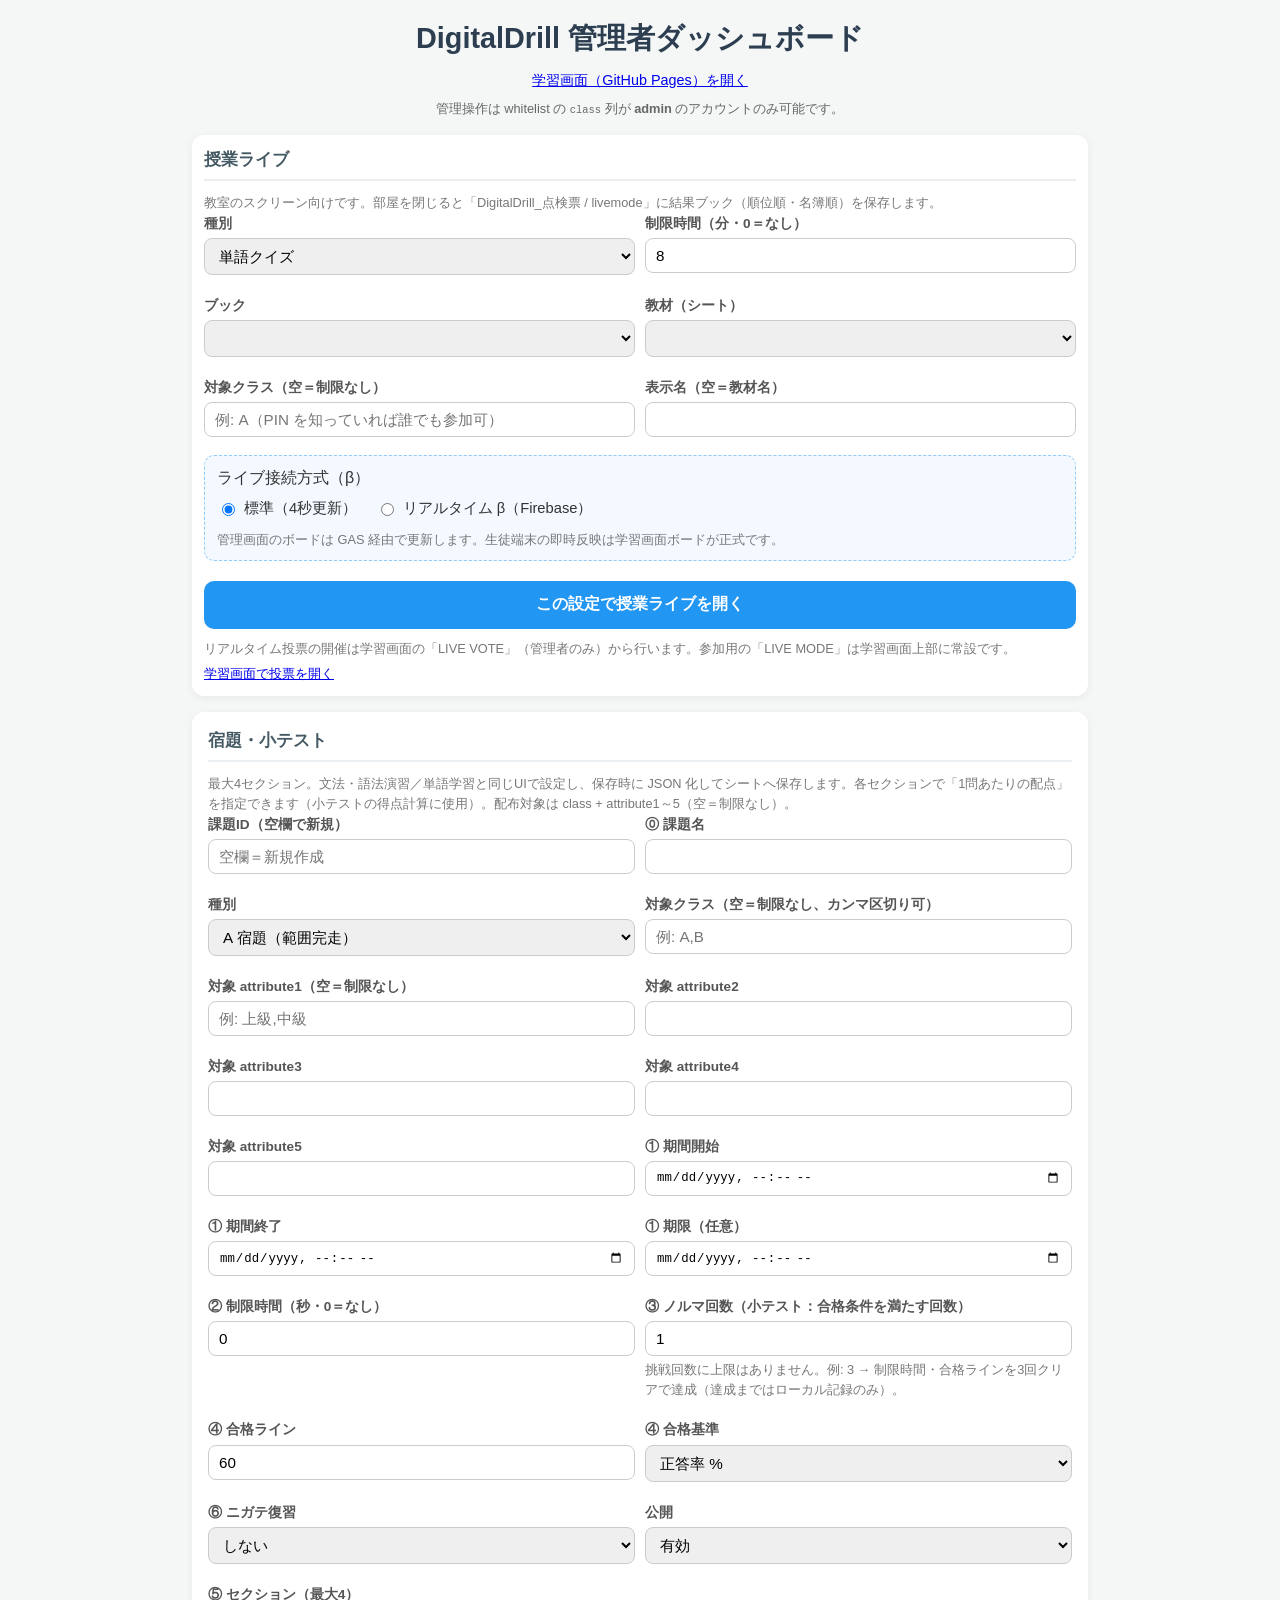
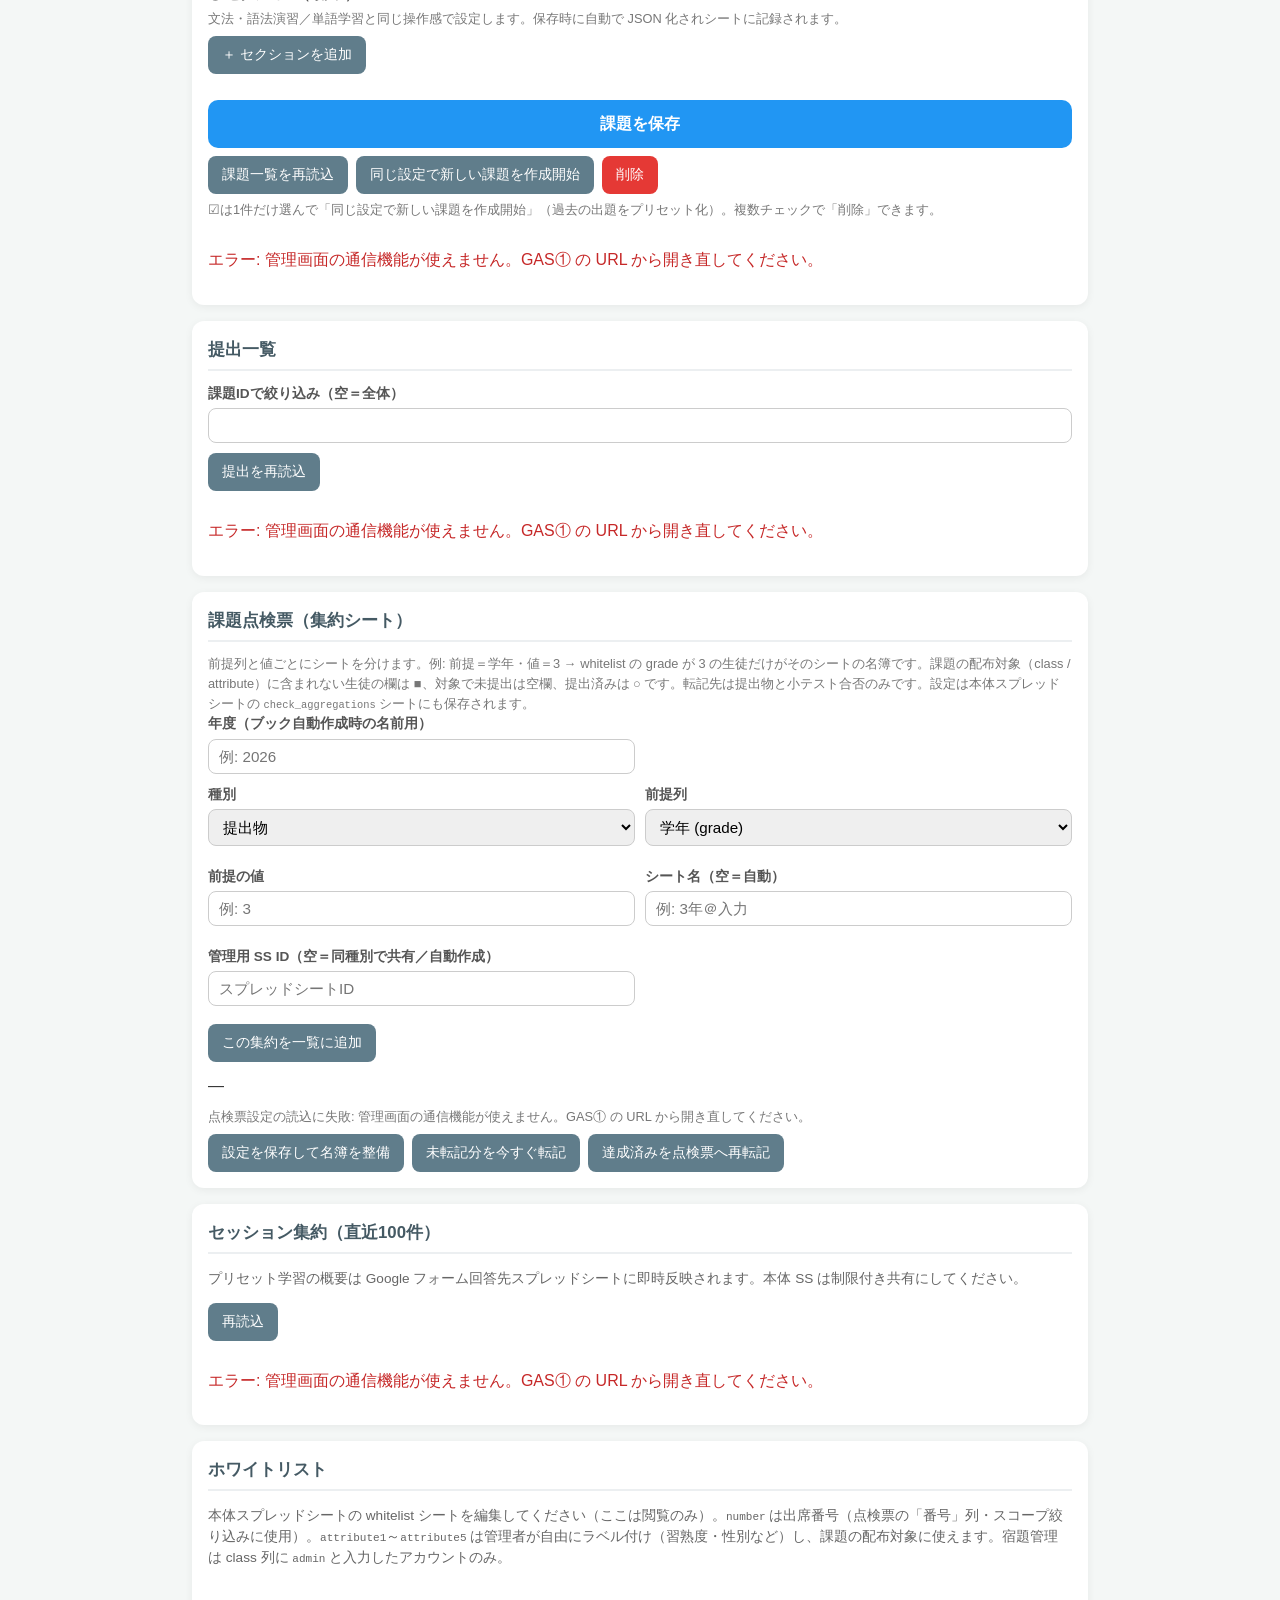
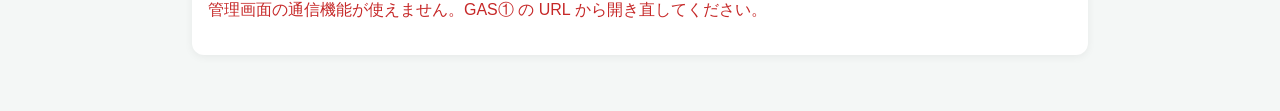
<file: dashboard.html>
﻿<!DOCTYPE html>
<html lang="ja">
<head>
  <meta charset="UTF-8">
  <meta name="viewport" content="width=device-width, initial-scale=1.0, viewport-fit=cover">
  <title>DigitalDrill（デジドリ）管理</title>
  <style>
:root { --c-primary:#2196f3; --c-primary-dark:#1976d2; --c-success:#4caf50; --c-text:#333; --c-text-sub:#666; --c-bg:#f4f7f6; --radius:12px; --shadow:0 2px 8px rgba(0,0,0,0.06); --tap:48px; }
*,*::before,*::after{box-sizing:border-box}
body{font-family:'Helvetica Neue','Hiragino Kaku Gothic ProN','Noto Sans JP',Arial,sans-serif;background:var(--c-bg);color:var(--c-text);line-height:1.55;margin:0 auto;max-width:920px;padding:12px 12px 40px}
.header-title{font-size:clamp(1.3em,5vw,1.8em);font-weight:bold;color:#2c3e50;text-align:center;margin:4px 0 16px}
.setting-section{background:#fff;padding:16px;border-radius:var(--radius);box-shadow:var(--shadow);margin-bottom:16px}
.section-title{font-size:1.05em;font-weight:bold;color:#455a64;margin-bottom:12px;border-bottom:2px solid #eceff1;padding-bottom:6px}
.btn-primary{width:100%;min-height:48px;padding:12px;font-size:1em;font-weight:bold;background:var(--c-primary);color:#fff;border:none;border-radius:10px;cursor:pointer;margin-top:8px}
.btn-small{min-height:38px;padding:8px 14px;font-size:.85em;background:#607d8b;color:#fff;border:none;border-radius:8px;cursor:pointer}
.btn-danger{background:#e53935}
.btn-primary:disabled,.btn-small:disabled{opacity:.55;cursor:not-allowed}
.asg-list-check{width:20px;height:20px;accent-color:var(--c-primary)}
.alert-box{padding:12px;border-radius:8px;margin-bottom:16px;font-weight:bold}
.alert-success{background:#e8f5e9;color:#2e7d32}
.alert-error{background:#ffebee;color:#c62828}
table{width:100%;border-collapse:collapse;font-size:.85em}
th,td{border:1px solid #ddd;padding:6px 8px;text-align:left;vertical-align:top}
th{background:#f5f5f5}
.form-grid{display:grid;grid-template-columns:1fr 1fr;gap:10px}
.form-group{margin-bottom:10px}
.form-group label{display:block;font-size:.85em;font-weight:bold;color:#555;margin-bottom:4px}
.form-group input,.form-group select,.form-group textarea{width:100%;padding:8px 10px;border:1px solid #ccc;border-radius:8px;font-size:.95em}
.form-group.full{grid-column:1 / -1}
.hint{font-size:.8em;color:#777;margin:4px 0 0}
.section-card{border:1px solid #e0e0e0;border-radius:8px;padding:10px;margin-bottom:10px;background:#fafafa}
.section-card .setting-section{margin-bottom:12px;box-shadow:none}
.section-card-head{display:flex;justify-content:space-between;align-items:center;margin-bottom:8px}
.section-card-head strong{color:#37474f}
.check-list{display:flex;flex-direction:column;gap:8px}
.check-item{display:flex;align-items:center;gap:10px;font-size:1em;cursor:pointer;min-height:44px;padding:4px 6px;border-radius:8px}
.check-item input[type="checkbox"],.check-item input[type="radio"]{width:20px;height:20px;flex-shrink:0;accent-color:var(--c-primary)}
.format-follow-options{margin:0 0 10px 28px;padding:10px 12px;background:#f7f9fa;border-radius:8px;border:1px solid #eceff1}
.filter-axis-hint{font-size:.82em;color:var(--c-text-sub);margin:0 0 12px;line-height:1.45}
.grammar-count-controls{display:flex;flex-wrap:wrap;align-items:center;gap:10px 12px;margin-top:6px}
.grammar-count-specify{display:inline-flex;align-items:center;gap:6px;margin:0;white-space:nowrap;font-size:.92em}
.number-stepper{display:inline-flex;align-items:center;gap:4px}
.number-stepper.is-disabled{opacity:.45;pointer-events:none}
.number-stepper input[type="number"]{width:4em;min-height:38px;text-align:center}
.stepper-btn{min-width:36px;min-height:36px;border:1px solid #ccc;border-radius:6px;background:#fff;cursor:pointer;font-size:.85em}
.unit-grid{display:grid;grid-template-columns:repeat(auto-fill,minmax(160px,1fr));gap:10px;max-height:220px;overflow-y:auto}
.unit-card{border:1px solid #cfd8dc;min-height:var(--tap);padding:10px 12px;border-radius:10px;cursor:pointer;background:#fff;font-size:.95em;text-align:left;width:100%;font-family:inherit;color:inherit}
.unit-card.selected{background:#e3f2fd;border-color:var(--c-primary);font-weight:bold}
.division-grid{display:grid;grid-template-columns:1fr 1fr;gap:6px;max-height:160px;overflow-y:auto}
.sub-panel{margin-top:8px;padding-top:8px;border-top:1px dashed #ddd}
.points-row{display:flex;gap:10px;flex-wrap:wrap}
.points-row .form-group{flex:1;min-width:120px;margin-bottom:0}
.live-dash-section { padding: 12px; --live-list-pt: 18; }
.live-dash-title { font-size: 1.05rem; font-weight: bold; margin: 0; color: #f8fafc; }
.live-dash-pin {
  font-size: 64pt;
  font-weight: 800;
  letter-spacing: 0.12em;
  color: #38bdf8;
  line-height: 1;
  margin: 0;
  padding: 0;
  background: transparent;
  text-align: right;
  white-space: nowrap;
}
.live-dash-pin-stack {
  display: flex;
  flex-direction: column;
  align-items: flex-end;
  gap: 2px;
  margin-top: 4px;
}
.live-dash-board { display: none; }
.live-dash-board.is-open { display: block; }
.live-dash-setup.is-hidden { display: none; }
.live-dash-meta { color: #94a3b8; font-size: .85em; }
.live-dash-timer {
  font-size: clamp(2.2rem, 7vw, 48pt);
  font-weight: 800;
  color: #fbbf24;
  letter-spacing: 0.06em;
  line-height: 1;
  text-align: right;
  white-space: nowrap;
  font-variant-numeric: tabular-nums;
}
.live-dash-timer.is-urgent { color: #fb7185; animation: live-timer-urgent 0.9s ease-in-out infinite; }
@keyframes live-timer-urgent {
  0%, 100% { opacity: 1; }
  50% { opacity: 0.55; }
}
.live-board-best-n-ctrl {
  display: inline-flex;
  align-items: center;
  gap: 6px;
  font-size: 0.88rem;
  font-weight: 600;
  color: #e2e8f0;
  white-space: nowrap;
}
.live-board-best-n-ctrl select,
.live-board-best-n-ctrl input {
  min-height: 32px;
  border: 1px solid #475569;
  border-radius: 6px;
  background: #1e293b;
  color: #f8fafc;
  font-size: 0.95rem;
}
.live-board-best-n-ctrl select { min-width: 3.6em; }
.live-board-best-n-ctrl input { width: 3.6em; text-align: center; }
.live-board-table tr.live-row-best-flash td {
  animation: live-best-glow 1.7s ease-out;
}
.live-board-table tr.live-row-best-flash td:last-child {
  animation: live-best-glow 1.7s ease-out, live-best-pop 0.7s ease-out;
}
@keyframes live-best-glow {
  0% { background-color: rgba(251, 191, 36, 0.55); box-shadow: inset 0 0 0 1px #fbbf24; }
  100% { background-color: transparent; box-shadow: none; }
}
@keyframes live-best-pop {
  0% { color: #fde68a; text-shadow: 0 0 16px #fbbf24; transform: scale(1.25); }
  100% { color: inherit; text-shadow: none; transform: scale(1); }
}
.live-board-table tr.live-row-rank-shift td {
  animation: live-rank-surge 1.35s ease-out;
}
@keyframes live-rank-surge {
  0% { background-color: rgba(56, 189, 248, 0.55); transform: translateX(-10px); }
  55% { background-color: rgba(167, 139, 250, 0.28); transform: translateX(0); }
  100% { background-color: transparent; transform: none; }
}
body.live-board-open { max-width: none; }
body.live-board-open > .header-title,
body.live-board-open > p { display: none; }
body.live-board-open > .setting-section:not(.live-dash-section) { display: none; }
body.live-board-open .live-dash-section {
  background: #0f172a; color: #f8fafc; padding: 0; overflow: hidden;
  min-height: calc(100vh - 16px);
}
.live-dash-header-band {
  background: #111827;
  border-bottom: 1px solid #334155;
  padding: 8px 12px 6px;
}
.live-dash-header-grid {
  display: grid;
  grid-template-columns: minmax(0, 1fr) auto;
  gap: 6px 18px;
  align-items: start;
}
.live-dash-header-main { min-width: 0; }
.live-dash-header-row {
  display: flex;
  align-items: baseline;
  gap: 10px 16px;
  flex-wrap: wrap;
}
.live-dash-header-right {
  display: flex;
  flex-direction: column;
  align-items: flex-end;
  gap: 2px;
}
.live-dash-header-tools {
  display: flex;
  align-items: center;
  gap: 6px;
  flex-wrap: wrap;
  justify-content: flex-end;
}
.live-dash-settings {
  display: grid;
  grid-template-columns: 1fr 1fr;
  gap: 2px 20px;
  color: #cbd5e1;
  font-size: calc(var(--live-list-pt, 18) * 1pt);
  line-height: 1.3;
  padding: 4px 0 0;
}
.live-board-settings-col { min-width: 0; }
.live-dash-actions { display: flex; gap: 6px; flex-wrap: wrap; }
.live-dash-actions .btn-small { min-height: 34px; }
.live-dash-body { padding: 8px 12px 12px; overflow: auto; }
.live-board-tabs { display: flex; gap: 6px; flex-wrap: wrap; margin: 6px 0 0; }
.live-board-tab {
  border: 1px solid #475569; background: #1e293b; color: #e2e8f0; border-radius: 8px;
  padding: 4px 12px; font-weight: 600; cursor: pointer; font-size: 0.88rem;
}
.live-board-tab.active { background: #38bdf8; color: #0f172a; border-color: #38bdf8; }
.live-board-table {
  width: 100%; border-collapse: collapse;
  font-size: calc(var(--live-list-pt, 18) * 1pt);
}
.live-board-table th, .live-board-table td {
  border-bottom: 1px solid #334155; padding: 0.28em 0.45em; text-align: left;
  font-size: inherit; line-height: 1.25; color: #f8fafc; background: transparent;
}
.live-board-table th { color: #94a3b8; font-weight: 600; font-size: 0.72em; background: transparent; }
.live-board-rest { margin-top: 10px; color: #94a3b8; font-size: 0.92em; }
.live-board-rest-row {
  padding: 0.35em 0.45em;
  border-bottom: 1px solid #334155;
}
.live-board-font-ctrl {
  display: inline-flex; align-items: center; gap: 4px;
  font-size: 0.82rem; color: #cbd5e1;
}
.live-board-font-ctrl input[type="number"] {
  width: 3.6em; min-height: 32px; text-align: center;
  border: 1px solid #475569; border-radius: 6px; background: #1e293b; color: #f8fafc;
}
.live-board-font-ctrl button {
  min-width: 32px; min-height: 32px; border: 1px solid #475569; border-radius: 6px;
  background: #1e293b; color: #e2e8f0; cursor: pointer; font-size: 1rem;
}
.live-backend-block {
  margin: 8px 0 12px; padding: 10px 12px; border: 1px dashed #90caf9;
  border-radius: 10px; background: #f3f9ff;
}
.live-backend-block label {
  display: inline-flex; align-items: center; gap: 6px; margin-right: 14px;
  font-size: .92em; cursor: pointer;
}
.live-backend-block label input:disabled + span { opacity: .5; }
.live-board-backend-badge {
  display: inline-block; font-size: .72rem; font-weight: 700; padding: 2px 8px;
  border-radius: 999px; background: #334155; color: #e2e8f0; margin-left: 8px;
}
.live-board-backend-badge.is-firebase { background: #0ea5e9; color: #0f172a; }
@media (max-width:640px){.form-grid{grid-template-columns:1fr}}
  </style>
</head>
<body>
  <div class="header-title">DigitalDrill 管理者ダッシュボード</div>
  <p style="text-align:center;font-size:.9em;margin:-8px 0 12px;">
    <a id="pages-link" href="#">学習画面（GitHub Pages）を開く</a>
  </p>
  <p style="text-align:center;font-size:.8em;color:#666;margin:-4px 0 16px;">管理操作は whitelist の <code>class</code> 列が <strong>admin</strong> のアカウントのみ可能です。</p>
  <div id="status-banner" style="display:none;" class="alert-box"></div>

  <div class="setting-section live-dash-section" id="live-dash-section">
    <div id="live-dash-setup" class="live-dash-setup">
    <div class="section-title">授業ライブ</div>
    <p class="hint">教室のスクリーン向けです。部屋を閉じると「DigitalDrill_点検票 / livemode」に結果ブック（順位順・名簿順）を保存します。</p>
    <div class="form-grid">
      <div class="form-group"><label>種別</label>
        <select id="live-mode">
          <option value="vocab">単語クイズ</option>
          <option value="word-link">Word Link</option>
        </select>
      </div>
      <div class="form-group"><label>制限時間（分・0＝なし）</label><input id="live-limit-min" type="number" min="0" value="8"></div>
      <div class="form-group"><label>ブック</label><select id="live-book"></select></div>
      <div class="form-group"><label>教材（シート）</label><select id="live-sheet"></select></div>
      <div class="form-group"><label>対象クラス（空＝制限なし）</label><input id="live-target-class" type="text" placeholder="例: A（PIN を知っていれば誰でも参加可）"></div>
      <div class="form-group"><label>表示名（空＝教材名）</label><input id="live-title" type="text"></div>
      <div class="form-group" id="live-link-mode-wrap" style="display:none;"><label>Word Link 形式</label>
        <select id="live-link-mode">
          <option value="wl-eija" selected>Word Link 英和</option>
          <option value="wl-jaei">Word Link 和英</option>
          <option value="awl-eija">Audio WL 英和</option>
          <option value="awl-jaei">Audio WL 和英</option>
        </select>
        <p class="hint">生徒はモード選択をせず、START 画面から始まります。</p>
      </div>
    </div>
    <div id="live-dash-backend-block" class="live-backend-block">
      <div class="subsection-title" style="margin-bottom:6px;">ライブ接続方式（β）</div>
      <label><input type="radio" name="live-backend" value="gas" checked><span>標準（4秒更新）</span></label>
      <label><input type="radio" name="live-backend" value="firebase"><span>リアルタイム β（Firebase）</span></label>
      <p id="live-dash-backend-hint" class="hint" style="margin:6px 0 0;">管理画面のボードは GAS 経由で更新します。生徒端末の即時反映は学習画面ボードが正式です。</p>
    </div>
    <button type="button" id="live-open-btn" class="btn-primary">この設定で授業ライブを開く</button>
    <p class="hint" style="margin:10px 0 0;">リアルタイム投票の開催は学習画面の「LIVE VOTE」（管理者のみ）から行います。参加用の「LIVE MODE」は学習画面上部に常設です。</p>
    <p class="hint" style="margin:6px 0 0;"><a href="https://snakamurako-coder.github.io/grammarquiz/?livePoll=1" target="_blank" rel="noopener">学習画面で投票を開く</a></p>
    </div>
    <div id="live-dash-board" class="live-dash-board">
      <div class="live-dash-header-band">
        <div class="live-dash-header-grid">
          <div class="live-dash-header-main">
            <div class="live-dash-header-row">
              <h2 class="live-dash-title" id="live-dash-title">授業ライブ</h2>
          <span class="live-board-backend-badge" id="live-dash-backend-badge" style="display:none;" aria-hidden="true"></span>
              <label class="live-board-best-n-ctrl">
                ベスト
                <select id="live-dash-best-n-select" aria-label="氏名とスコアを出す人数の候補">
                  <option value="3">3</option>
                  <option value="4">4</option>
                  <option value="8" selected>8</option>
                  <option value="16">16</option>
                  <option value="">指定</option>
                </select>
                <input type="number" id="live-dash-best-n" min="1" max="200" value="8" inputmode="numeric" aria-label="氏名とスコアを出す人数">
                人まで氏名・スコア表示
              </label>
              <div class="live-dash-meta" id="live-dash-meta"></div>
              <div class="live-dash-meta" id="live-dash-counts"></div>
            </div>
            <div class="live-dash-settings" id="live-dash-settings"></div>
          </div>
          <div class="live-dash-header-right">
            <div class="live-dash-header-tools">
              <label class="live-board-font-ctrl">
                文字
                <button type="button" id="live-dash-font-minus" aria-label="文字サイズを小さく">−</button>
                <input type="number" id="live-dash-font-input" min="1" max="50" step="1" value="18" aria-label="リスト文字サイズ（pt）">
                <button type="button" id="live-dash-font-plus" aria-label="文字サイズを大きく">+</button>
                pt
              </label>
              <div class="live-dash-actions">
                <button type="button" id="live-refresh-btn" class="btn-small">更新</button>
                <button type="button" id="live-export-btn" class="btn-small">結果を保存</button>
                <button type="button" id="live-close-btn" class="btn-small btn-danger">部屋を閉じる</button>
              </div>
            </div>
            <div class="live-dash-pin-stack">
              <div class="live-dash-pin" id="live-dash-pin">----</div>
              <div class="live-dash-timer" id="live-dash-timer"></div>
            </div>
          </div>
        </div>
        <div class="live-board-tabs">
          <button type="button" class="live-board-tab" data-live-tab="achievement">達成</button>
          <button type="button" class="live-board-tab" data-live-tab="score">正解率</button>
          <button type="button" class="live-board-tab" data-live-tab="speed">速さ</button>
        </div>
      </div>
      <div class="live-dash-body">
        <div class="live-board-panel" data-live-panel="achievement" id="live-dash-list-achievement"></div>
        <div class="live-board-panel" data-live-panel="score" id="live-dash-list-score" style="display:none;"></div>
        <div class="live-board-panel" data-live-panel="speed" id="live-dash-list-speed" style="display:none;"></div>
      </div>
    </div>
  </div>

  <div class="setting-section">
    <div class="section-title">宿題・小テスト</div>
    <p class="hint">最大4セクション。文法・語法演習／単語学習と同じUIで設定し、保存時に JSON 化してシートへ保存します。各セクションで「1問あたりの配点」を指定できます（小テストの得点計算に使用）。配布対象は class + attribute1～5（空＝制限なし）。</p>
    <div class="form-grid">
      <div class="form-group"><label>課題ID（空欄で新規）</label><input id="asg-id" type="text" placeholder="空欄＝新規作成"></div>
      <div class="form-group"><label>⓪ 課題名</label><input id="asg-title" type="text" required></div>
      <div class="form-group"><label>種別</label>
        <select id="asg-kind"><option value="homework">A 宿題（範囲完走）</option><option value="quiz">B 小テスト</option></select>
      </div>
      <div class="form-group"><label>対象クラス（空＝制限なし、カンマ区切り可）</label><input id="asg-target-class" type="text" placeholder="例: A,B"></div>
      <div class="form-group"><label>対象 attribute1（空＝制限なし）</label><input id="asg-target-attr1" type="text" placeholder="例: 上級,中級"></div>
      <div class="form-group"><label>対象 attribute2</label><input id="asg-target-attr2" type="text"></div>
      <div class="form-group"><label>対象 attribute3</label><input id="asg-target-attr3" type="text"></div>
      <div class="form-group"><label>対象 attribute4</label><input id="asg-target-attr4" type="text"></div>
      <div class="form-group"><label>対象 attribute5</label><input id="asg-target-attr5" type="text"></div>
      <div class="form-group"><label>① 期間開始</label><input id="asg-window-start" type="datetime-local"></div>
      <div class="form-group"><label>① 期間終了</label><input id="asg-window-end" type="datetime-local"></div>
      <div class="form-group"><label>① 期限（任意）</label><input id="asg-deadline" type="datetime-local"></div>
      <div class="form-group"><label>② 制限時間（秒・0＝なし）</label><input id="asg-time-limit" type="number" min="0" value="0"></div>
      <div class="form-group"><label>③ ノルマ回数（小テスト：合格条件を満たす回数）</label><input id="asg-required-pass-count" type="number" min="1" value="1"><p class="hint">挑戦回数に上限はありません。例: 3 → 制限時間・合格ラインを3回クリアで達成（達成まではローカル記録のみ）。</p></div>
      <div class="form-group"><label>④ 合格ライン</label><input id="asg-pass-score" type="number" min="0" value="60"></div>
      <div class="form-group"><label>④ 合格基準</label>
        <select id="asg-pass-mode"><option value="rate">正答率 %</option><option value="points">得点（点）</option></select>
      </div>
      <div class="form-group"><label>⑥ ニガテ復習</label>
        <select id="asg-weakness"><option value="0">しない</option><option value="1">する</option></select>
      </div>
      <div class="form-group"><label>公開</label>
        <select id="asg-active"><option value="1">有効</option><option value="0">無効</option></select>
      </div>
      <div class="form-group full">
        <label>⑤ セクション（最大4）</label>
        <p class="hint">文法・語法演習／単語学習と同じ操作感で設定します。保存時に自動で JSON 化されシートに記録されます。</p>
        <div style="margin:8px 0;">
          <button type="button" id="asg-add-section-btn" class="btn-small">＋ セクションを追加</button>
          <span class="hint" id="asg-section-count-hint" style="margin-left:8px;"></span>
        </div>
        <div id="asg-sections-list"></div>
      </div>
    </div>
    <button type="button" id="asg-save-btn" class="btn-primary">課題を保存</button>
    <div style="display:flex;gap:8px;flex-wrap:wrap;align-items:center;margin-top:8px;">
      <button type="button" id="asg-refresh-btn" class="btn-small">課題一覧を再読込</button>
      <button type="button" id="asg-clone-btn" class="btn-small">同じ設定で新しい課題を作成開始</button>
      <button type="button" id="asg-delete-btn" class="btn-small btn-danger">削除</button>
    </div>
    <p class="hint" style="margin:6px 0 0;">☑は1件だけ選んで「同じ設定で新しい課題を作成開始」（過去の出題をプリセット化）。複数チェックで「削除」できます。</p>
    <div id="asg-list-wrap" style="overflow-x:auto;margin-top:12px;">読込中...</div>
  </div>

  <div class="setting-section">
    <div class="section-title">提出一覧</div>
    <div class="form-group">
      <label>課題IDで絞り込み（空＝全体）</label>
      <input id="sub-filter-id" type="text">
    </div>
    <button type="button" id="sub-refresh-btn" class="btn-small">提出を再読込</button>
    <div id="sub-list-wrap" style="overflow-x:auto;margin-top:12px;">—</div>
  </div>

  <div class="setting-section">
    <div class="section-title">課題点検票（集約シート）</div>
    <p class="hint">前提列と値ごとにシートを分けます。例: 前提＝学年・値＝3 → whitelist の grade が 3 の生徒だけがそのシートの名簿です。課題の配布対象（class / attribute）に含まれない生徒の欄は <strong>■</strong>、対象で未提出は空欄、提出済みは <strong>○</strong> です。転記先は提出物と小テスト合否のみです。設定は本体スプレッドシートの <code>check_aggregations</code> シートにも保存されます。</p>
    <div class="form-grid">
      <div class="form-group"><label>年度（ブック自動作成時の名前用）</label><input id="check-year" type="text" placeholder="例: 2026"></div>
    </div>
    <div class="form-grid">
      <div class="form-group"><label>種別</label>
        <select id="check-agg-kind">
          <option value="assignment">提出物</option>
          <option value="quiz_pf">小テスト合否</option>
        </select>
      </div>
      <div class="form-group"><label>前提列</label>
        <select id="check-agg-prereq">
          <option value="grade">学年 (grade)</option>
          <option value="class">組 (class)</option>
          <option value="number">番号 (number)</option>
          <option value="attribute1">attribute1</option>
          <option value="attribute2">attribute2</option>
          <option value="attribute3">attribute3</option>
          <option value="attribute4">attribute4</option>
          <option value="attribute5">attribute5</option>
        </select>
      </div>
      <div class="form-group"><label>前提の値</label><input id="check-agg-value" type="text" placeholder="例: 3"></div>
      <div class="form-group"><label>シート名（空＝自動）</label><input id="check-agg-sheet" type="text" placeholder="例: 3年＠入力"></div>
      <div class="form-group"><label>管理用 SS ID（空＝同種別で共有／自動作成）</label><input id="check-agg-ssid" type="text" placeholder="スプレッドシートID"></div>
    </div>
    <div style="display:flex;gap:8px;flex-wrap:wrap;margin-top:8px;">
      <button type="button" id="check-agg-add-btn" class="btn-small">この集約を一覧に追加</button>
    </div>
    <div id="check-agg-list-wrap" style="overflow-x:auto;margin-top:12px;">—</div>
    <p class="hint" id="check-trigger-status" style="margin-top:8px;"></p>
    <div id="check-book-links" class="hint"></div>
    <div style="display:flex;gap:8px;flex-wrap:wrap;margin-top:8px;">
      <button type="button" id="check-save-btn" class="btn-small">設定を保存して名簿を整備</button>
      <button type="button" id="check-sync-btn" class="btn-small">未転記分を今すぐ転記</button>
      <button type="button" id="check-resync-btn" class="btn-small">達成済みを点検票へ再転記</button>
    </div>
  </div>

  <div class="setting-section">
    <div class="section-title">セッション集約（直近100件）</div>
    <p style="font-size:.85em;color:#666;">プリセット学習の概要は Google フォーム回答先スプレッドシートに即時反映されます。本体 SS は制限付き共有にしてください。</p>
    <button type="button" id="refresh-summaries-btn" class="btn-small">再読込</button>
    <div id="summaries-wrap" style="overflow-x:auto;margin-top:12px;">読込中...</div>
  </div>

  <div class="setting-section">
    <div class="section-title">ホワイトリスト</div>
    <p style="font-size:.85em;color:#666;">本体スプレッドシートの whitelist シートを編集してください（ここは閲覧のみ）。<code>number</code> は出席番号（点検票の「番号」列・スコープ絞り込みに使用）。<code>attribute1</code>～<code>attribute5</code> は管理者が自由にラベル付け（習熟度・性別など）し、課題の配布対象に使えます。宿題管理は class 列に <code>admin</code> と入力したアカウントのみ。</p>
    <div id="whitelist-wrap" style="overflow-x:auto;margin-top:8px;">読込中...</div>
  </div>

<script>
const PAGES_URL = '<?= PAGES_URL ?>';

function gasRun(fnName) {
  var args = Array.prototype.slice.call(arguments, 1);
  var slowOps = {
    apiAdminSyncCheckSheetsNow: 120000,
    apiAdminSaveCheckSheetSettings: 120000,
    apiAdminListSubmissions: 90000,
    apiAdminGetSessionSummaries: 90000,
    apiAdminGetCheckSheetSettings: 90000
  };
  var timeoutMs = slowOps[fnName] || 25000;
  return new Promise(function(resolve, reject) {
    if (typeof google === 'undefined' || !google.script || !google.script.run) {
      reject(new Error('管理画面の通信機能が使えません。GAS① の URL から開き直してください。'));
      return;
    }
    var settled = false;
    var timer = setTimeout(function () {
      finish(function () {
        var hint = (fnName === 'apiAdminSyncCheckSheetsNow' || fnName === 'apiAdminSaveCheckSheetSettings')
          ? '点検票転記は未処理が残ることがあります。もう一度押すか、時間トリガー syncCheckSheetsPending を使ってください。'
          : '提出データが多い場合は課題IDで絞り込んでから再読込してください。';
        reject(new Error('読み込みが時間切れです。再読込してください（' + fnName + '）。' + hint));
      });
    }, timeoutMs);
    function finish(cb) {
      if (settled) return;
      settled = true;
      clearTimeout(timer);
      cb();
    }
    var runner = google.script.run
      .withSuccessHandler(function (res) {
        finish(function () {
          if (res == null) {
            reject(new Error('サーバーから応答がありません。GAS を再デプロイするか、提出データが多い場合は課題IDで絞り込んでください。'));
          } else {
            resolve(res);
          }
        });
      })
      .withFailureHandler(function (err) {
        finish(function () {
          reject(new Error(typeof err === 'object' && err.message ? err.message : String(err)));
        });
      });
    var fn = runner[fnName];
    if (typeof fn !== 'function') {
      finish(function () {
        reject(new Error('未知の管理APIです: ' + fnName + '（GAS の再デプロイが必要です）'));
      });
      return;
    }
    fn.apply(runner, args);
  });
}

function escapeHtml(s) {
  return String(s == null ? '' : s)
    .replace(/&/g, '&amp;').replace(/</g, '&lt;').replace(/>/g, '&gt;')
    .replace(/"/g, '&quot;');
}
</script>
<?!= include('assignment-section-ui'); ?>
<script>
function showBanner(text, ok) {
  var el = document.getElementById('status-banner');
  el.textContent = text;
  el.className = 'alert-box ' + (ok ? 'alert-success' : 'alert-error');
  el.style.display = 'block';
}

function localInputToSheet_(value) {
  if (!value) return '';
  var s = String(value).trim();
  if (!s) return '';
  if (s.length === 16 && s.indexOf('T') === 10) return s.replace('T', ' ') + ':00';
  return s.replace('T', ' ');
}

function pad2_(n) {
  n = parseInt(n, 10) || 0;
  return (n < 10 ? '0' : '') + n;
}

function formatLocalDateTime_(d) {
  return d.getFullYear() + '-' + pad2_(d.getMonth() + 1) + '-' + pad2_(d.getDate())
    + 'T' + pad2_(d.getHours()) + ':' + pad2_(d.getMinutes());
}

function sheetToLocalInput_(value) {
  if (value == null || value === '') return '';
  if (Object.prototype.toString.call(value) === '[object Date]' && !isNaN(value.getTime())) {
    return formatLocalDateTime_(value);
  }
  var s = String(value).trim();
  if (!s || s === 'Invalid Date') return '';
  var m = s.match(/(\d{4})[-\/.年](\d{1,2})[-\/.月](\d{1,2})日?(?:[T\s　]+(\d{1,2})[:時](\d{1,2}))?/);
  if (m) {
    return m[1] + '-' + pad2_(m[2]) + '-' + pad2_(m[3]) + 'T'
      + pad2_(m[4] != null ? m[4] : 0) + ':' + pad2_(m[5] != null ? m[5] : 0);
  }
  var t = Date.parse(s);
  if (!isNaN(t)) return formatLocalDateTime_(new Date(t));
  return '';
}

function selectedAssignmentIds_() {
  var wrap = document.getElementById('asg-list-wrap');
  return Array.from((wrap && wrap.querySelectorAll('.asg-row-check:checked')) || []).map(function (cb) {
    return cb.value;
  }).filter(Boolean);
}

function formatTargetSummary_(a) {
  var parts = [];
  if (a.Target_Class) parts.push('class:' + a.Target_Class);
  for (var i = 1; i <= 5; i++) {
    var key = 'Target_attribute' + i;
    if (a[key]) parts.push('attr' + i + ':' + a[key]);
  }
  return parts.length ? parts.join(' / ') : '全体';
}

function collectAssignment_() {
  var sections = AssignmentSectionBuilder.collectSections();
  return {
    Assignment_ID: document.getElementById('asg-id').value.trim(),
    Title: document.getElementById('asg-title').value.trim(),
    Kind: document.getElementById('asg-kind').value,
    Window_Start: localInputToSheet_(document.getElementById('asg-window-start').value),
    Window_End: localInputToSheet_(document.getElementById('asg-window-end').value),
    Deadline: localInputToSheet_(document.getElementById('asg-deadline').value),
    Time_Limit_Sec: parseInt(document.getElementById('asg-time-limit').value, 10) || 0,
    Required_Pass_Count: Math.max(1, parseInt(document.getElementById('asg-required-pass-count').value, 10) || 1),
    Pass_Score: parseInt(document.getElementById('asg-pass-score').value, 10) || 0,
    Pass_Mode: document.getElementById('asg-pass-mode').value,
    Weakness_Review: document.getElementById('asg-weakness').value,
    Target_Class: document.getElementById('asg-target-class').value.trim(),
    Target_attribute1: document.getElementById('asg-target-attr1').value.trim(),
    Target_attribute2: document.getElementById('asg-target-attr2').value.trim(),
    Target_attribute3: document.getElementById('asg-target-attr3').value.trim(),
    Target_attribute4: document.getElementById('asg-target-attr4').value.trim(),
    Target_attribute5: document.getElementById('asg-target-attr5').value.trim(),
    Sections: sections,
    Active: document.getElementById('asg-active').value
  };
}

function fillFormFromAssignment_(a, opts) {
  opts = opts || {};
  document.getElementById('asg-id').value = opts.asNew ? '' : (a.Assignment_ID || '');
  document.getElementById('asg-title').value = a.Title || '';
  document.getElementById('asg-kind').value = a.Kind || 'homework';
  document.getElementById('asg-target-class').value = a.Target_Class || '';
  document.getElementById('asg-target-attr1').value = a.Target_attribute1 || '';
  document.getElementById('asg-target-attr2').value = a.Target_attribute2 || '';
  document.getElementById('asg-target-attr3').value = a.Target_attribute3 || '';
  document.getElementById('asg-target-attr4').value = a.Target_attribute4 || '';
  document.getElementById('asg-target-attr5').value = a.Target_attribute5 || '';
  document.getElementById('asg-window-start').value = sheetToLocalInput_(a.Window_Start);
  document.getElementById('asg-window-end').value = sheetToLocalInput_(a.Window_End);
  document.getElementById('asg-deadline').value = sheetToLocalInput_(a.Deadline);
  document.getElementById('asg-time-limit').value = a.Time_Limit_Sec || 0;
  document.getElementById('asg-required-pass-count').value = a.Required_Pass_Count || a.Max_Attempts || 1;
  document.getElementById('asg-pass-score').value = a.Pass_Score || 0;
  document.getElementById('asg-pass-mode').value = a.Pass_Mode || 'rate';
  document.getElementById('asg-weakness').value = String(a.Weakness_Review || 0);
  document.getElementById('asg-active').value = String(a.Active != null ? a.Active : 1);
  AssignmentSectionBuilder.setSectionsFromPayload(a.Sections || []);
}

function startNewAssignmentFromChecked_() {
  var ids = selectedAssignmentIds_();
  if (ids.length !== 1) {
    showBanner('新しい課題の元にする課題を、1件だけチェックしてください', false);
    return;
  }
  var wrap = document.getElementById('asg-list-wrap');
  var found = (wrap._rows || []).filter(function (r) { return r.Assignment_ID === ids[0]; })[0];
  if (!found) {
    showBanner('選択した課題の内容を読み込めませんでした。一覧を再読込してください', false);
    return;
  }
  fillFormFromAssignment_(found, { asNew: true });
  showBanner('「' + (found.Title || '') + '」と同じ設定で新規作成を開始しました。課題IDは空です。保存すると新しい課題として登録されます（元の課題はそのまま残ります）。', true);
  window.scrollTo({ top: 0, behavior: 'smooth' });
}

async function loadAssignments() {
  var wrap = document.getElementById('asg-list-wrap');
  try {
    var result = await gasRun('apiAdminListAssignments');
    if (result.status !== 'success') throw new Error(result.message);
    var rows = result.data || [];
    if (!rows.length) {
      wrap.innerHTML = '<p>まだ課題がありません。</p>';
      return;
    }
    var html = '<table><thead><tr>'
      + '<th><input type="checkbox" class="asg-list-check" id="asg-check-all" title="すべて選択"></th>'
      + '<th>名前</th><th>種別</th><th>配布対象</th><th>期限/期間</th><th>制限</th><th>合格</th><th>公開</th><th></th></tr></thead><tbody>';
    rows.forEach(function (a) {
      html += '<tr>';
      html += '<td><input type="checkbox" class="asg-list-check asg-row-check" value="' + escapeHtml(a.Assignment_ID) + '"></td>';
      html += '<td>' + escapeHtml(a.Title) + '<div class="hint">' + escapeHtml(a.Assignment_ID) + '</div></td>';
      html += '<td>' + escapeHtml(a.Kind) + '</td>';
      html += '<td>' + escapeHtml(formatTargetSummary_(a)) + '</td>';
      html += '<td>' + escapeHtml([a.Window_Start, a.Window_End, a.Deadline].filter(Boolean).join(' / ')) + '</td>';
      html += '<td>' + (a.Time_Limit_Sec || 0) + '秒 / ノルマ' + (a.Required_Pass_Count || a.Max_Attempts || 1) + '回</td>';
      html += '<td>' + escapeHtml(a.Pass_Score) + (a.Pass_Mode === 'points' ? '点' : '%') + '</td>';
      html += '<td>' + (a.Active ? '有効' : '無効') + '</td>';
      html += '<td><button type="button" class="btn-small asg-edit-btn" data-id="' + escapeHtml(a.Assignment_ID) + '">編集</button></td>';
      html += '</tr>';
    });
    html += '</tbody></table>';
    wrap.innerHTML = html;
    wrap._rows = rows;
    wrap.querySelectorAll('.asg-edit-btn').forEach(function (btn) {
      btn.addEventListener('click', function () {
        var id = btn.getAttribute('data-id');
        var found = (wrap._rows || []).filter(function (r) { return r.Assignment_ID === id; })[0];
        if (found) {
          fillFormFromAssignment_(found);
          showBanner('編集用に読み込みました: ' + found.Title, true);
          window.scrollTo({ top: 0, behavior: 'smooth' });
        }
      });
    });
    var checkAll = document.getElementById('asg-check-all');
    if (checkAll) {
      checkAll.addEventListener('change', function () {
        wrap.querySelectorAll('.asg-row-check').forEach(function (cb) { cb.checked = checkAll.checked; });
      });
    }
  } catch (e) {
    wrap.innerHTML = '<p style="color:#c62828;">エラー: ' + escapeHtml(e.message) + '</p>';
  }
}

async function saveAssignment() {
  var btn = document.getElementById('asg-save-btn');
  if (btn && btn.disabled) return;
  var prevLabel = btn ? btn.textContent : '';
  try {
    if (btn) {
      btn.disabled = true;
      btn.textContent = '登録中…';
    }
    var payload = collectAssignment_();
    if (!payload.Title) throw new Error('課題名を入力してください');
    var result = await gasRun('apiAdminUpsertAssignment', payload);
    if (result.status !== 'success') throw new Error(result.message);
    showBanner('保存しました: ' + result.data.Title, true);
    document.getElementById('asg-id').value = result.data.Assignment_ID || '';
    await loadAssignments();
  } catch (e) {
    showBanner(e.message || String(e), false);
  } finally {
    if (btn) {
      btn.disabled = false;
      btn.textContent = prevLabel || '課題を保存';
    }
  }
}

async function deleteSelectedAssignments() {
  var ids = selectedAssignmentIds_();
  if (!ids.length) {
    showBanner('削除する課題にチェックを入れてください', false);
    return;
  }
  if (!window.confirm(ids.length + '件の課題を削除します。関連する提出記録も削除されます。よろしいですか？')) return;
  var btn = document.getElementById('asg-delete-btn');
  var prevLabel = btn ? btn.textContent : '';
  try {
    if (btn) {
      btn.disabled = true;
      btn.textContent = '削除中…';
    }
    var result = await gasRun('apiAdminDeleteAssignments', ids);
    if (result.status !== 'success') throw new Error(result.message);
    var n = (result.data && result.data.deletedAssignments) || ids.length;
    var subN = (result.data && result.data.deletedSubmissions) || 0;
    showBanner(n + '件の課題を削除しました' + (subN ? '（提出 ' + subN + '件も削除）' : ''), true);
    var currentId = document.getElementById('asg-id').value.trim();
    if (currentId && ids.indexOf(currentId) >= 0) document.getElementById('asg-id').value = '';
    await loadAssignments();
    await loadSubmissions();
  } catch (e) {
    showBanner(e.message || String(e), false);
  } finally {
    if (btn) {
      btn.disabled = false;
      btn.textContent = prevLabel || '削除';
    }
  }
}

async function loadSubmissions() {
  var wrap = document.getElementById('sub-list-wrap');
  var filterId = document.getElementById('sub-filter-id').value.trim();
  try {
    var result = await gasRun('apiAdminListSubmissions', filterId, 200);
    if (result.status !== 'success') throw new Error(result.message);
    var rows = result.data || [];
    if (!rows.length) {
      wrap.innerHTML = '<p>提出はありません。</p>';
      return;
    }
    var html = '<table><thead><tr><th>提出日時</th><th>課題</th><th>生徒</th><th>回</th><th>状態</th><th>スコア</th><th>時間</th></tr></thead><tbody>';
    rows.forEach(function (s) {
      html += '<tr>';
      html += '<td>' + escapeHtml(s.Submitted_At) + '</td>';
      html += '<td>' + escapeHtml(s.Assignment_ID) + '</td>';
      html += '<td>' + escapeHtml(s.Account) + '</td>';
      html += '<td>' + escapeHtml(s.Attempt_No) + '</td>';
      html += '<td>' + escapeHtml(s.Status) + '</td>';
      html += '<td>' + escapeHtml(s.Score) + '% (' + escapeHtml(s.Correct) + '/' + escapeHtml(s.Total) + ')</td>';
      html += '<td>' + escapeHtml(s.Duration_Sec) + 's' + (String(s.Timed_Out) === '1' ? ' 強制' : '') + '</td>';
      html += '</tr>';
    });
    html += '</tbody></table>';
    wrap.innerHTML = html;
  } catch (e) {
    wrap.innerHTML = '<p style="color:#c62828;">エラー: ' + escapeHtml(e.message) + '</p>';
  }
}

async function loadSummaries() {
  var wrap = document.getElementById('summaries-wrap');
  try {
    var result = await gasRun('apiAdminGetSessionSummaries', 100);
    if (result.status !== 'success') throw new Error(result.message);
    var logs = result.data || [];
    if (logs.length === 0) {
      wrap.innerHTML = '<p>' + escapeHtml(result.message || 'まだ集約データがありません。') + '</p>';
      return;
    }
    var html = '<table><thead><tr>';
    html += '<th>日時</th><th>ユーザー</th><th>モード</th><th>セット</th><th>回数</th><th>スコア</th></tr></thead><tbody>';
    logs.forEach(function (log) {
      html += '<tr><td>' + escapeHtml(log.Ended_At || log.Started_At || '') + '</td>';
      html += '<td>' + escapeHtml(log.User_ID || '') + '</td>';
      html += '<td>' + escapeHtml(log.Mode || '') + '</td>';
      html += '<td>' + escapeHtml(log.Set_Name || '') + '</td>';
      html += '<td>' + escapeHtml(log.Attempt_No || '') + '</td>';
      html += '<td>' + (log.Score != null ? escapeHtml(log.Score) + '%' : '') + '</td></tr>';
    });
    html += '</tbody></table>';
    wrap.innerHTML = html;
  } catch (e) {
    wrap.innerHTML = '<p style="color:#c62828;">エラー: ' + escapeHtml(e.message) + '</p>';
  }
}

async function loadWhitelist() {
  var wrap = document.getElementById('whitelist-wrap');
  try {
    var result = await gasRun('apiAdminGetWhitelist');
    if (result.status !== 'success') throw new Error(result.message);
    var rows = result.data || [];
    if (rows.length === 0) {
      wrap.innerHTML = '<p>登録ユーザーがありません。</p>';
      return;
    }
    var html = '<table><thead><tr><th>account</th><th>name</th><th>grade</th><th>class</th><th>number</th><th>attribute1</th><th>attribute2</th><th>attribute3</th><th>attribute4</th><th>attribute5</th></tr></thead><tbody>';
    rows.forEach(function (r) {
      html += '<tr><td>' + escapeHtml(r.account || '') + '</td><td>' + escapeHtml(r.name || '') + '</td>';
      html += '<td>' + escapeHtml(r.grade || '') + '</td><td>' + escapeHtml(r.class || '') + '</td>';
      html += '<td>' + escapeHtml(r.number || '') + '</td>';
      html += '<td>' + escapeHtml(r.attribute1 || '') + '</td><td>' + escapeHtml(r.attribute2 || '') + '</td>';
      html += '<td>' + escapeHtml(r.attribute3 || '') + '</td><td>' + escapeHtml(r.attribute4 || '') + '</td>';
      html += '<td>' + escapeHtml(r.attribute5 || '') + '</td></tr>';
    });
    html += '</tbody></table>';
    wrap.innerHTML = html;
  } catch (e) {
    wrap.innerHTML = '<p style="color:#c62828;">' + escapeHtml(e.message) + '</p>';
  }
}

function fillCheckBookLinks_(data) {
  var el = document.getElementById('check-book-links');
  if (!el) return;
  var rows = (data && data.aggregations) || (data && data.destinations) || [];
  if (!rows.length) {
    el.textContent = '集約シートはまだありません。';
    return;
  }
  el.innerHTML = rows.map(function (cfg) {
    var label = escapeHtml(cfg.Label || cfg.Sheet_Name || cfg.Kind || '点検票');
    if (cfg.url) {
      return '<a href="' + escapeHtml(cfg.url) + '" target="_blank" rel="noopener">' + label + '</a>';
    }
    return label;
  }).join(' ／ ');
}

var checkAggRows_ = [];

function checkAggKindLabel_(kind) {
  if (kind === 'quiz_pf') return '小テスト合否';
  if (kind === 'quiz_score') return '小テスト点数（廃止・削除可）';
  return '提出物';
}

function checkAggPrereqLabel_(col) {
  var map = {
    grade: '学年', class: '組', number: '番号',
    attribute1: 'attribute1', attribute2: 'attribute2', attribute3: 'attribute3',
    attribute4: 'attribute4', attribute5: 'attribute5'
  };
  return map[col] || (col ? col : '（未指定＝全員）');
}

function renderCheckAggList_() {
  var wrap = document.getElementById('check-agg-list-wrap');
  if (!wrap) return;
  if (!checkAggRows_.length) {
    wrap.innerHTML = '<p class="hint">集約がありません。上で前提列と値を入れて「一覧に追加」してください。学年1・2・3なら3行必要です。</p>';
    return;
  }
  var html = '<table><thead><tr><th>種別</th><th>前提列</th><th>値</th><th>シート名</th><th>SS ID</th><th></th></tr></thead><tbody>';
  checkAggRows_.forEach(function (row, idx) {
    html += '<tr>';
    html += '<td>' + escapeHtml(checkAggKindLabel_(row.Kind)) + '</td>';
    html += '<td>' + escapeHtml(checkAggPrereqLabel_(row.Prerequisite_Column)) + '</td>';
    html += '<td>' + escapeHtml(row.Prerequisite_Value || '') + '</td>';
    html += '<td>' + escapeHtml(row.Sheet_Name || '') + '</td>';
    html += '<td>' + (row.url
      ? '<a href="' + escapeHtml(row.url) + '" target="_blank" rel="noopener">' + escapeHtml(row.Spreadsheet_ID || '開く') + '</a>'
      : escapeHtml(row.Spreadsheet_ID || '（自動）')) + '</td>';
    html += '<td><button type="button" class="btn-small btn-danger" data-check-agg-del="' + idx + '">削除</button></td>';
    html += '</tr>';
  });
  html += '</tbody></table>';
  wrap.innerHTML = html;
  wrap.querySelectorAll('[data-check-agg-del]').forEach(function (btn) {
    btn.addEventListener('click', function () {
      var i = parseInt(btn.getAttribute('data-check-agg-del'), 10);
      if (isNaN(i)) return;
      checkAggRows_.splice(i, 1);
      renderCheckAggList_();
    });
  });
}

function addCheckAggregationRow_() {
  var value = document.getElementById('check-agg-value').value.trim();
  var col = document.getElementById('check-agg-prereq').value;
  if (!value) {
    showBanner('前提の値を入力してください（例: 学年なら 3）', false);
    return;
  }
  checkAggRows_.push({
    Config_ID: '',
    Kind: document.getElementById('check-agg-kind').value,
    Prerequisite_Column: col,
    Prerequisite_Value: value,
    Sheet_Name: document.getElementById('check-agg-sheet').value.trim(),
    Spreadsheet_ID: document.getElementById('check-agg-ssid').value.trim(),
    Active: 1
  });
  document.getElementById('check-agg-value').value = '';
  document.getElementById('check-agg-sheet').value = '';
  renderCheckAggList_();
}

async function loadCheckSheetSettings() {
  try {
    var result = await gasRun('apiAdminGetCheckSheetSettings');
    if (result.status !== 'success') throw new Error(result.message);
    var d = result.data || {};
    document.getElementById('check-year').value = d.year || '';
    checkAggRows_ = Array.isArray(d.aggregations) ? d.aggregations.slice() : [];
    renderCheckAggList_();
    document.getElementById('check-trigger-status').textContent = '提出の転記は、Apps Script の時間トリガーで syncCheckSheetsPending を定時実行してください（自動作成しません）。整備時に ■ / 空欄 / ○ も更新します。「達成済みを点検票へ再転記」は空欄だけ埋め、既存の ○／休／× は上書きしません。';
    fillCheckBookLinks_(d);
  } catch (e) {
    document.getElementById('check-trigger-status').textContent = '点検票設定の読込に失敗: ' + (e.message || e);
  }
}

async function saveCheckSheetSettings() {
  var btn = document.getElementById('check-save-btn');
  var prev = btn ? btn.textContent : '';
  if (btn) {
    btn.disabled = true;
    btn.textContent = '名簿を整備中…';
  }
  try {
    var result = await gasRun('apiAdminSaveCheckSheetSettings', {
      year: document.getElementById('check-year').value.trim(),
      aggregations: checkAggRows_
    });
    if (result.status !== 'success') throw new Error(result.message);
    var d = result.data || {};
    if (Array.isArray(d.aggregations)) checkAggRows_ = d.aggregations.slice();
    renderCheckAggList_();
    fillCheckBookLinks_(d);
    showBanner(result.message || '点検票の設定を保存しました', true);
  } catch (e) {
    showBanner(e.message || String(e), false);
  } finally {
    if (btn) {
      btn.disabled = false;
      btn.textContent = prev || '設定を保存して名簿を整備';
    }
  }
}

async function syncCheckSheetsNow(force) {
  var btnId = force ? 'check-resync-btn' : 'check-sync-btn';
  var btn = document.getElementById(btnId);
  var prev = btn ? btn.textContent : '';
  if (btn) {
    btn.disabled = true;
    btn.textContent = force ? '再転記中…' : '転記中…';
  }
  try {
    var result = await gasRun('apiAdminSyncCheckSheetsNow', force ? { force: true } : {});
    if (result.status !== 'success') throw new Error(result.message);
    var d = result.data || {};
    var prefix = force ? '再転記しました' : '転記しました';
    var msg = prefix + '（今回 ' + (d.exported || 0) + ' 件、未処理 ' + (d.pendingLeft || 0) + ' 件）';
    if ((d.pendingLeft || 0) > 0) {
      msg += ' — 未処理が残っている場合は同じボタンをもう一度押してください（1回最大 ' + 80 + ' 件ずつ）。';
    }
    showBanner(msg, true);
    fillCheckBookLinks_({ aggregations: d.destinations || [] });
    if ((d.pendingLeft || 0) === 0) {
      await loadCheckSheetSettings();
    }
  } catch (e) {
    showBanner(e.message || String(e), false);
  } finally {
    if (btn) {
      btn.disabled = false;
      btn.textContent = prev || (force ? '達成済みを点検票へ再転記' : '未転記分を今すぐ転記');
    }
  }
}

var liveCatalog_ = { presets: [] };
var livePin_ = '';
var liveBackend_ = 'gas';
var livePollId_ = null;
var liveBoardMode_ = '';
var liveBoardDefaultedPin_ = '';
var liveConfig_ = { firebaseEnabled: false, defaultBackend: 'gas' };
var LIVE_FONT_KEY = 'dd_live_board_font_pt';
var LIVE_FONT_MIN = 1;
var LIVE_FONT_MAX = 50;
var LIVE_FONT_DEFAULT = 18;
var LIVE_BEST_N_KEY = 'dd_live_board_best_n';
var LIVE_BEST_N_DEFAULT = 8;
var LIVE_BEST_N_PRESETS = [3, 4, 8, 16];
var liveClosesAt_ = 0;
var liveTimeLimitSec_ = 0;
var liveClockId_ = null;
var liveLastBoardData_ = null;
var livePrevByKind_ = { achievement: {}, score: {}, speed: {} };
var liveListSigByKind_ = { achievement: '', score: '', speed: '' };
var LIVE_WL_LABELS = {
  'wl-eija': 'Word Link 英和',
  'wl-jaei': 'Word Link 和英',
  'awl-eija': 'Audio WL 英和',
  'awl-jaei': 'Audio WL 和英'
};

function liveBooks_() {
  return liveCatalog_.presets || [];
}

function liveSheets_(bookName) {
  var books = liveBooks_();
  for (var i = 0; i < books.length; i++) {
    if (books[i].bookName === bookName) return books[i].sheets || [];
  }
  return [];
}

function fillLiveBooks_() {
  var sel = document.getElementById('live-book');
  if (!sel) return;
  var books = liveBooks_();
  sel.innerHTML = books.map(function (b) {
    return '<option value="' + escapeHtml(b.bookName) + '">' + escapeHtml(b.bookName) + '</option>';
  }).join('') || '<option value="">（プリセットがありません）</option>';
  fillLiveSheets_();
}

function fillLiveSheets_() {
  var book = (document.getElementById('live-book') || {}).value || '';
  var sel = document.getElementById('live-sheet');
  if (!sel) return;
  var sheets = liveSheets_(book);
  sel.innerHTML = sheets.map(function (s) {
    return '<option value="' + escapeHtml(s.sheetName) + '">' + escapeHtml(s.sheetName)
      + (s.wordCount != null ? ' (' + s.wordCount + '語)' : '') + '</option>';
  }).join('') || '<option value="">（シートがありません）</option>';
}

async function initLiveCatalog_() {
  var shared = window.AssignmentSectionBuilder && AssignmentSectionBuilder.getVocabCatalog
    ? AssignmentSectionBuilder.getVocabCatalog()
    : null;
  if (shared && (shared.presets || []).length) {
    liveCatalog_ = shared;
    fillLiveBooks_();
    return;
  }
  var res = await gasRun('apiAdminGetVocabCatalog', true);
  if (res.status !== 'success') throw new Error(res.message || '単語カタログ取得失敗');
  liveCatalog_ = res.data || { presets: [] };
  fillLiveBooks_();
}

function liveBackendLabel_(backend) {
  return backend === 'firebase' ? 'リアルタイムβ' : '標準';
}

function getLiveSelectedBackend_() {
  var root = document.getElementById('live-dash-backend-block');
  if (!root) return 'gas';
  var checked = root.querySelector('input[name="live-backend"]:checked');
  return (checked && checked.value === 'firebase') ? 'firebase' : 'gas';
}

function paintLiveBackendBadge_(backend) {
  var badge = document.getElementById('live-dash-backend-badge');
  if (!badge) return;
  badge.textContent = liveBackendLabel_(backend || 'gas');
  badge.classList.toggle('is-firebase', backend === 'firebase');
  badge.style.display = '';
}

async function initLiveBackendUi_() {
  try {
    var res = await gasRun('apiAdminLiveConfig');
    if (res.status === 'success' && res.data) liveConfig_ = res.data;
  } catch (e) {
    console.warn('liveConfig:', e.message || e);
  }
  var root = document.getElementById('live-dash-backend-block');
  var fbRadio = root ? root.querySelector('input[name="live-backend"][value="firebase"]') : null;
  var gasRadio = root ? root.querySelector('input[name="live-backend"][value="gas"]') : null;
  if (gasRadio && liveConfig_.defaultBackend === 'gas') gasRadio.checked = true;
  if (fbRadio && liveConfig_.defaultBackend === 'firebase' && liveConfig_.firebaseEnabled) fbRadio.checked = true;
  if (fbRadio) {
    fbRadio.disabled = !liveConfig_.firebaseEnabled;
    if (!liveConfig_.firebaseEnabled && gasRadio) gasRadio.checked = true;
  }
}

function buildLiveLaunchOptions_(mode) {
  var bookName = (document.getElementById('live-book') || {}).value || '';
  var sheetName = (document.getElementById('live-sheet') || {}).value || '';
  var opts = {
    bookType: 'preset',
    bookName: bookName,
    sheetName: sheetName,
    filters: { dai: [], chu: [], sho: [] },
    homeworkMode: false
  };
  if (mode === 'word-link') {
    opts.linkQuestionCount = 25;
    opts.vocabSubMode = 'link';
    opts.linkMode = (document.getElementById('live-link-mode') || {}).value || 'wl-eija';
    return opts;
  }
  opts.axes = {
    directions: ['jaen'],
    grains: ['WD'],
    response: 'choice',
    choiceStyle: 'dedicated'
  };
  opts.formats = ['vocab-jaen'];
  opts.questionCount = 10;
  opts.choiceCount = 4;
  opts.dummyMethod = 'none';
  opts.dummyScope = 'sheet';
  opts.includeUnknown = true;
  opts.includeNone = true;
  return opts;
}

function parseLiveDurationSec_(v) {
  var n = parseFloat(v);
  if (isNaN(n) || n < 0) return 0;
  return Math.round(n * 100) / 100;
}

function wordLinkModeLabel_(key) {
  return LIVE_WL_LABELS[key] || key || '';
}

function formatLiveDuration_(sec, precise) {
  var n = parseLiveDurationSec_(sec);
  if (precise) {
    var m = Math.floor(n / 60);
    var r = n - m * 60;
    return m > 0 ? (m + '分' + r.toFixed(2) + '秒') : (r.toFixed(2) + '秒');
  }
  var s = Math.floor(n);
  var mm = Math.floor(s / 60);
  var rr = s % 60;
  return mm > 0 ? (mm + '分' + rr + '秒') : (rr + '秒');
}

function formatLiveLimit_(sec) {
  var s = Math.max(0, parseInt(sec, 10) || 0);
  var m = Math.floor(s / 60);
  var r = s % 60;
  if (m > 0) return m + ':' + String(r).padStart(2, '0');
  return String(r) + '秒';
}

function formatLiveClock_(sec) {
  var s = Math.max(0, parseInt(sec, 10) || 0);
  var m = Math.floor(s / 60);
  var r = s % 60;
  return m + ':' + String(r).padStart(2, '0');
}

function loadLiveFontPt_() {
  try {
    var n = parseInt(localStorage.getItem(LIVE_FONT_KEY), 10);
    if (isNaN(n)) return LIVE_FONT_DEFAULT;
    return Math.min(LIVE_FONT_MAX, Math.max(LIVE_FONT_MIN, n));
  } catch (e) {
    return LIVE_FONT_DEFAULT;
  }
}

function applyLiveFontPt_(pt, persist) {
  pt = Math.min(LIVE_FONT_MAX, Math.max(LIVE_FONT_MIN, parseInt(pt, 10) || LIVE_FONT_DEFAULT));
  var section = document.getElementById('live-dash-section');
  if (section) section.style.setProperty('--live-list-pt', String(pt));
  var input = document.getElementById('live-dash-font-input');
  if (input && String(input.value) !== String(pt)) input.value = String(pt);
  if (persist !== false) {
    try { localStorage.setItem(LIVE_FONT_KEY, String(pt)); } catch (e) {}
  }
  return pt;
}

function loadLiveBestN_() {
  try {
    var n = parseInt(localStorage.getItem(LIVE_BEST_N_KEY), 10);
    if (isNaN(n)) return LIVE_BEST_N_DEFAULT;
    return Math.min(200, Math.max(1, n));
  } catch (e) {
    return LIVE_BEST_N_DEFAULT;
  }
}

function applyLiveBestN_(n) {
  n = Math.min(200, Math.max(1, parseInt(n, 10) || LIVE_BEST_N_DEFAULT));
  try { localStorage.setItem(LIVE_BEST_N_KEY, String(n)); } catch (e) {}
  var input = document.getElementById('live-dash-best-n');
  var select = document.getElementById('live-dash-best-n-select');
  if (input && String(input.value) !== String(n)) input.value = String(n);
  if (select) select.value = LIVE_BEST_N_PRESETS.indexOf(n) >= 0 ? String(n) : '';
  return n;
}

function liveBestFingerprint_(best) {
  best = best || {};
  return [best.scoreRate, best.durationSec, best.wrongCount, best.finishedAt, best.linkMode].join('|');
}

function paintLiveDashTimerText_() {
  var timerEl = document.getElementById('live-dash-timer');
  if (!timerEl) return;
  if (liveClosesAt_) {
    var left = Math.max(0, Math.ceil((liveClosesAt_ - Date.now()) / 1000));
    timerEl.textContent = left > 0 ? formatLiveClock_(left) : '終了';
    timerEl.classList.toggle('is-urgent', left > 0 && left <= 30);
    return;
  }
  timerEl.classList.remove('is-urgent');
  timerEl.textContent = liveTimeLimitSec_ > 0 ? formatLiveClock_(liveTimeLimitSec_) : '制限なし';
}

function startLiveClock_() {
  stopLiveClock_();
  paintLiveDashTimerText_();
  liveClockId_ = setInterval(paintLiveDashTimerText_, 250);
}

function stopLiveClock_() {
  if (liveClockId_) {
    clearInterval(liveClockId_);
    liveClockId_ = null;
  }
}

function launchLiveSummaryCols_(mode, opts, timeLimitSec) {
  opts = opts || {};
  var left = [];
  var right = [];
  left.push('種別: ' + (mode === 'word-link' ? 'Word Link' : '単語クイズ'));
  if (opts.bookName || opts.sheetName) {
    left.push('教材: ' + (opts.bookName || '—') + ' / ' + (opts.sheetName || '—'));
  }
  var filters = opts.filters || {};
  var divParts = [];
  if (filters.dai && filters.dai.length) divParts.push('大:' + filters.dai.join(','));
  if (filters.chu && filters.chu.length) divParts.push('中:' + filters.chu.join(','));
  if (filters.sho && filters.sho.length) divParts.push('小:' + filters.sho.join(','));
  left.push('区分: ' + (divParts.length ? divParts.join(' / ') : '指定なし（シート全体）'));
  if (mode === 'word-link') {
    if (opts.linkMode) right.push('形式: ' + wordLinkModeLabel_(opts.linkMode));
    else right.push('形式: 未指定');
    right.push('出題数: ' + (opts.linkQuestionCount || 25) + '語');
  } else {
    var axes = opts.axes || {};
    var dirMap = { jaen: '和英', enja: '英和' };
    var grainMap = { WD: '語', PH: '句', EX: '例文' };
    var dirs = (axes.directions || []).map(function (d) { return dirMap[d] || d; });
    var grains = (axes.grains || []).map(function (g) { return grainMap[g] || g; });
    right.push('方向: ' + (dirs.length ? dirs.join('・') : '—'));
    right.push('単位: ' + (grains.length ? grains.join('・') : '—'));
    var respMap = { choice: '選択', typing: '入力', speech: '音声' };
    right.push('解答: ' + (respMap[axes.response] || axes.response || '—'));
    if (opts.questionCount) right.push('出題数: ' + (opts.questionCount === 'all' ? 'すべて' : opts.questionCount + '問'));
  }
  if (timeLimitSec > 0) right.push('制限時間: ' + formatLiveLimit_(timeLimitSec));
  else right.push('制限時間: なし');
  return { left: left, right: right };
}

function paintLiveLaunchSummary_(el, mode, opts, timeLimitSec) {
  if (!el) return;
  var cols = launchLiveSummaryCols_(mode, opts, timeLimitSec);
  function colHtml(lines) {
    return '<div class="live-board-settings-col">' + lines.map(function (line) {
      return escapeHtml(line);
    }).join('<br>') + '</div>';
  }
  el.innerHTML = colHtml(cols.left) + colHtml(cols.right);
}

function setLiveBoardOpen_(open) {
  var board = document.getElementById('live-dash-board');
  var setup = document.getElementById('live-dash-setup');
  if (board) board.classList.toggle('is-open', !!open);
  if (setup) setup.classList.toggle('is-hidden', !!open);
  document.body.classList.toggle('live-board-open', !!open);
  if (open) startLiveClock_();
  else stopLiveClock_();
}

function switchLiveDashTab_(tabId) {
  document.querySelectorAll('#live-dash-board .live-board-tab').forEach(function (btn) {
    btn.classList.toggle('active', btn.getAttribute('data-live-tab') === tabId);
  });
  document.querySelectorAll('#live-dash-board .live-board-panel').forEach(function (panel) {
    panel.style.display = panel.getAttribute('data-live-panel') === tabId ? 'block' : 'none';
  });
}

function updateLiveDashTabLabels_(mode) {
  document.querySelectorAll('#live-dash-board .live-board-tab').forEach(function (btn) {
    var tab = btn.getAttribute('data-live-tab');
    if (tab === 'score') btn.textContent = mode === 'word-link' ? 'ミス順' : '正解率';
    if (tab === 'speed') btn.textContent = mode === 'word-link' ? 'タイム' : '速さ';
  });
}

function liveBoardRestHtml_(extraFinished, pendingCount) {
  if (!extraFinished && !pendingCount) return '';
  var html = '<div class="live-board-rest">';
  if (extraFinished) html += '<div class="live-board-rest-row">ほか達成 ' + extraFinished + '名</div>';
  if (pendingCount) html += '<div class="live-board-rest-row">参加中 ' + pendingCount + '名</div>';
  return html + '</div>';
}

function renderLiveDashList_(containerId, rows, mode, kind) {
  var el = document.getElementById(containerId);
  if (!el) return;
  rows = rows || [];
  var prevMap = livePrevByKind_[kind] || {};
  var nextMap = {};
  var limit = loadLiveBestN_();
  var finishers = rows.filter(function (r) { return r && r.best; });
  var shown = finishers.slice(0, limit);
  var extraFinished = Math.max(0, finishers.length - shown.length);
  var pendingCount = Math.max(0, rows.length - finishers.length);
  var sig = limit + ':' + shown.map(function (r) {
    return String(r.account || '') + ':' + liveBestFingerprint_(r.best);
  }).join(';') + '|x' + extraFinished + '|p' + pendingCount;
  if (sig === liveListSigByKind_[kind] && (el.querySelector('table') || el.querySelector('.live-board-rest'))) return;
  liveListSigByKind_[kind] = sig;
  if (!rows.length) {
    livePrevByKind_[kind] = {};
    el.innerHTML = '<p class="hint" style="margin:0;color:#94a3b8;">まだ参加者はいません</p>';
    return;
  }
  var isWl = mode === 'word-link';
  var html = '';
  if (shown.length) {
    html += '<table class="live-board-table"><thead><tr><th>#</th><th>番号</th><th>氏名</th>';
    if (isWl) html += '<th>形式</th>';
    if (kind === 'achievement') html += '<th>達成時刻</th>';
    else if (isWl) html += '<th>ミス</th><th>タイム</th>';
    else if (kind === 'speed') html += '<th>タイム</th>';
    else html += '<th>正解率</th>';
    html += '</tr></thead><tbody>';
    shown.forEach(function (row, idx) {
      var account = String(row.account || row.name || idx);
      var rank = idx + 1;
      var best = row.best || {};
      var fp = liveBestFingerprint_(best);
      var prev = prevMap[account];
      var classes = [];
      if (Object.keys(prevMap).length) {
        if (prev && prev.fp && prev.fp !== fp) classes.push('live-row-best-flash');
        else if (!prev && fp) classes.push('live-row-best-flash');
        if (prev && prev.rank && prev.rank !== rank) classes.push('live-row-rank-shift');
      }
      nextMap[account] = { rank: rank, fp: fp };
      var cls = classes.length ? (' class="' + classes.join(' ') + '"') : '';
      html += '<tr' + cls + '><td>' + rank + '</td><td>' + escapeHtml(row.number || '—') + '</td><td>'
        + escapeHtml(row.name || '—') + '</td>';
      if (isWl) html += '<td>' + escapeHtml(wordLinkModeLabel_(best.linkMode) || '—') + '</td>';
      if (kind === 'achievement') {
        var d = best.finishedAt ? new Date(best.finishedAt) : null;
        var value = d ? (d.getHours() + ':' + String(d.getMinutes()).padStart(2, '0')) : '—';
        html += '<td>' + escapeHtml(value) + '</td>';
      } else if (isWl) {
        html += '<td>' + escapeHtml(String(best.wrongCount || 0)) + '</td>';
        html += '<td>' + escapeHtml(formatLiveDuration_(best.durationSec, true)) + '</td>';
      } else if (kind === 'speed') {
        html += '<td>' + escapeHtml(formatLiveDuration_(best.durationSec)) + '</td>';
      } else {
        var score = (best.scoreRate != null ? best.scoreRate : '—') + '%';
        if (best.durationSec) score += ' / ' + formatLiveDuration_(best.durationSec);
        html += '<td>' + escapeHtml(score) + '</td>';
      }
      html += '</tr>';
    });
    html += '</tbody></table>';
  }
  html += liveBoardRestHtml_(extraFinished, pendingCount);
  el.innerHTML = html;
  livePrevByKind_[kind] = nextMap;
}

function paintLiveDash_(data) {
  data = data || {};
  livePin_ = data.pin || livePin_;
  liveBackend_ = data.backend || liveBackend_ || 'gas';
  liveBoardMode_ = data.mode || liveBoardMode_;
  setLiveBoardOpen_(true);
  paintLiveBackendBadge_(liveBackend_);
  applyLiveFontPt_(loadLiveFontPt_(), false);
  var pinEl = document.getElementById('live-dash-pin');
  var titleEl = document.getElementById('live-dash-title');
  var metaEl = document.getElementById('live-dash-meta');
  var countsEl = document.getElementById('live-dash-counts');
  var settingsEl = document.getElementById('live-dash-settings');
  if (pinEl) pinEl.textContent = livePin_ || '----';
  if (titleEl) titleEl.textContent = data.title || '授業ライブ';
  if (metaEl) metaEl.textContent = '';
  if (countsEl) {
    countsEl.textContent = '達成 ' + (data.finishedCount || 0)
      + ' / 参加 ' + (data.joinedCount || 0)
      + ' / 名簿 ' + (data.rosterCount || 0);
  }
  liveLastBoardData_ = data;
  liveClosesAt_ = data.closesAt || 0;
  liveTimeLimitSec_ = data.timeLimitSec || 0;
  startLiveClock_();
  paintLiveLaunchSummary_(settingsEl, data.mode, data.launchOptions, data.timeLimitSec);
  updateLiveDashTabLabels_(data.mode);
  renderLiveDashList_('live-dash-list-achievement', data.lists && data.lists.achievement, data.mode, 'achievement');
  renderLiveDashList_('live-dash-list-score', data.lists && data.lists.scoreRate, data.mode, 'score');
  renderLiveDashList_('live-dash-list-speed', data.lists && data.lists.speed, data.mode, 'speed');
  if (liveBoardDefaultedPin_ !== (data.pin || livePin_ || '')) {
    liveBoardDefaultedPin_ = data.pin || livePin_ || '';
    livePrevByKind_ = { achievement: {}, score: {}, speed: {} };
    liveListSigByKind_ = { achievement: '', score: '', speed: '' };
    switchLiveDashTab_('score');
  }
}

function startLivePoll_() {
  stopLivePoll_();
  livePollId_ = setInterval(function () {
    refreshLiveBoard_().catch(function () {});
  }, 4000);
}

function stopLivePoll_() {
  if (livePollId_) {
    clearInterval(livePollId_);
    livePollId_ = null;
  }
}

function syncLiveModeFields_() {
  var mode = (document.getElementById('live-mode') || {}).value || 'vocab';
  var wrap = document.getElementById('live-link-mode-wrap');
  if (wrap) wrap.style.display = mode === 'word-link' ? '' : 'none';
}

function offerSpreadsheet_(data) {
  data = data || {};
  if (!data.spreadsheetUrl) return;
  var name = data.spreadsheetName || '結果ブック';
  if (window.confirm('結果を保存しました: ' + name + '\nスプレッドシートを開きますか？')) {
    window.open(data.spreadsheetUrl, '_blank');
  }
}

async function openLiveRoom_() {
  var btn = document.getElementById('live-open-btn');
  var mode = (document.getElementById('live-mode') || {}).value || 'vocab';
  var launchOptions = buildLiveLaunchOptions_(mode);
  if (!launchOptions.bookName || !launchOptions.sheetName) {
    showBanner('ブックと教材（シート）を選択してください', false);
    return;
  }
  if (mode === 'word-link') {
    var linkMode = String(launchOptions.linkMode || '').trim();
    if (['wl-eija', 'wl-jaei', 'awl-eija', 'awl-jaei'].indexOf(linkMode) < 0) {
      showBanner('Word Link の形式を選んでください', false);
      return;
    }
    launchOptions.linkMode = linkMode;
  }
  var mins = parseInt((document.getElementById('live-limit-min') || {}).value, 10);
  var timeLimitSec = (!isNaN(mins) && mins > 0) ? mins * 60 : 0;
  if (btn) {
    btn.disabled = true;
    btn.textContent = '部屋を開いています…';
  }
  try {
    var backend = getLiveSelectedBackend_();
    var result = await gasRun('apiAdminLiveCreate', {
      mode: mode,
      backend: backend,
      launchOptions: launchOptions,
      targetClass: (document.getElementById('live-target-class') || {}).value || '',
      timeLimitSec: timeLimitSec,
      autoSubmitOnTimeout: true,
      title: (document.getElementById('live-title') || {}).value || ''
    });
    if (result.status !== 'success') throw new Error(result.message || '部屋を開けませんでした');
    var data = result.data || {};
    if (!data.pin) throw new Error('参加コードを発行できませんでした');
    liveBoardDefaultedPin_ = '';
    paintLiveDash_(data);
    showBanner('授業ライブを開きました。コード ' + data.pin, true);
    startLivePoll_();
    refreshLiveBoard_().catch(function () {});
  } catch (e) {
    showBanner(e.message || String(e), false);
  } finally {
    if (btn) {
      btn.disabled = false;
      btn.textContent = 'この設定で授業ライブを開く';
    }
  }
}

async function refreshLiveBoard_() {
  if (!livePin_) return;
  var result = await gasRun('apiAdminLiveBoard', livePin_);
  if (result.status !== 'success') throw new Error(result.message || 'ボード取得に失敗しました');
  paintLiveDash_(result.data || {});
}

async function exportLiveRoom_() {
  if (!livePin_) return;
  var result = await gasRun('apiAdminLiveExport', livePin_);
  if (result.status !== 'success') throw new Error(result.message || '保存に失敗しました');
  offerSpreadsheet_(result.data || {});
  showBanner('結果を保存しました', true);
}

async function closeLiveRoom_() {
  if (!livePin_) return;
  if (!window.confirm('授業ライブを終了し、結果をスプレッドシートに保存しますか？')) return;
  var result = await gasRun('apiAdminLiveClose', livePin_);
  if (result.status !== 'success') throw new Error(result.message || '終了に失敗しました');
  stopLivePoll_();
  stopLiveClock_();
  livePin_ = '';
  liveBackend_ = 'gas';
  liveBoardDefaultedPin_ = '';
  liveClosesAt_ = 0;
  liveLastBoardData_ = null;
  setLiveBoardOpen_(false);
  offerSpreadsheet_(result.data || {});
  showBanner('授業ライブを終了しました', true);
}

function bindLiveFontControls_() {
  applyLiveFontPt_(loadLiveFontPt_(), false);
  applyLiveBestN_(loadLiveBestN_());
  var minus = document.getElementById('live-dash-font-minus');
  var plus = document.getElementById('live-dash-font-plus');
  var input = document.getElementById('live-dash-font-input');
  if (minus) minus.addEventListener('click', function () { applyLiveFontPt_(loadLiveFontPt_() - 1, true); });
  if (plus) plus.addEventListener('click', function () { applyLiveFontPt_(loadLiveFontPt_() + 1, true); });
  if (input) {
    input.addEventListener('change', function () { applyLiveFontPt_(input.value, true); });
    input.addEventListener('input', function () {
      var n = parseInt(input.value, 10);
      if (!isNaN(n)) applyLiveFontPt_(n, true);
    });
  }
  var bestSelect = document.getElementById('live-dash-best-n-select');
  var bestInput = document.getElementById('live-dash-best-n');
  if (bestSelect) {
    bestSelect.addEventListener('change', function () {
      if (!bestSelect.value) return;
      applyLiveBestN_(bestSelect.value);
      if (liveLastBoardData_) paintLiveDash_(liveLastBoardData_);
    });
  }
  if (bestInput) {
    bestInput.addEventListener('change', function () {
      applyLiveBestN_(bestInput.value);
      if (liveLastBoardData_) paintLiveDash_(liveLastBoardData_);
    });
    bestInput.addEventListener('keydown', function (e) {
      if (e.key === 'Enter') {
        applyLiveBestN_(bestInput.value);
        if (liveLastBoardData_) paintLiveDash_(liveLastBoardData_);
      }
    });
  }
}

function bindIf_(id, ev, fn) {
  var el = document.getElementById(id);
  if (el) el.addEventListener(ev, fn);
}

document.addEventListener('DOMContentLoaded', function() {
  var pagesLink = document.getElementById('pages-link');
  if (pagesLink && PAGES_URL) pagesLink.href = PAGES_URL;

  bindIf_('asg-save-btn', 'click', saveAssignment);
  bindIf_('asg-refresh-btn', 'click', loadAssignments);
  bindIf_('asg-clone-btn', 'click', startNewAssignmentFromChecked_);
  bindIf_('asg-delete-btn', 'click', deleteSelectedAssignments);
  bindIf_('sub-refresh-btn', 'click', loadSubmissions);
  bindIf_('refresh-summaries-btn', 'click', loadSummaries);
  bindIf_('check-save-btn', 'click', saveCheckSheetSettings);
  bindIf_('check-sync-btn', 'click', function () { syncCheckSheetsNow(false); });
  bindIf_('check-resync-btn', 'click', function () { syncCheckSheetsNow(true); });
  bindIf_('check-agg-add-btn', 'click', addCheckAggregationRow_);
  bindIf_('live-open-btn', 'click', openLiveRoom_);
  bindIf_('live-refresh-btn', 'click', function () {
    refreshLiveBoard_().catch(function (e) { showBanner(e.message || String(e), false); });
  });
  bindIf_('live-export-btn', 'click', function () {
    exportLiveRoom_().catch(function (e) { showBanner(e.message || String(e), false); });
  });
  bindIf_('live-close-btn', 'click', function () {
    closeLiveRoom_().catch(function (e) { showBanner(e.message || String(e), false); });
  });
  bindIf_('live-book', 'change', fillLiveSheets_);
  bindIf_('live-mode', 'change', syncLiveModeFields_);
  document.querySelectorAll('#live-dash-board .live-board-tab').forEach(function (btn) {
    btn.addEventListener('click', function () {
      switchLiveDashTab_(btn.getAttribute('data-live-tab'));
    });
  });
  bindLiveFontControls_();
  syncLiveModeFields_();

  loadAssignments();
  loadSubmissions();
  loadWhitelist();
  setTimeout(function () { loadSummaries(); }, 400);
  setTimeout(function () {
    loadCheckSheetSettings().catch(function (e) {
      showBanner('点検票設定の読込に失敗: ' + (e.message || e), false);
    });
  }, 800);
  AssignmentSectionBuilder.init().catch(function (e) {
    showBanner('教材カタログの読込に失敗: ' + (e.message || e), false);
  }).then(function () {
    return initLiveCatalog_();
  }).catch(function (e) {
    showBanner('授業ライブ用カタログの読込に失敗: ' + (e.message || e), false);
  });
  initLiveBackendUi_().catch(function (e) {
    showBanner('授業ライブ設定の読込に失敗: ' + (e.message || e), false);
  });
});
</script>
</body>
</html>
</file>
